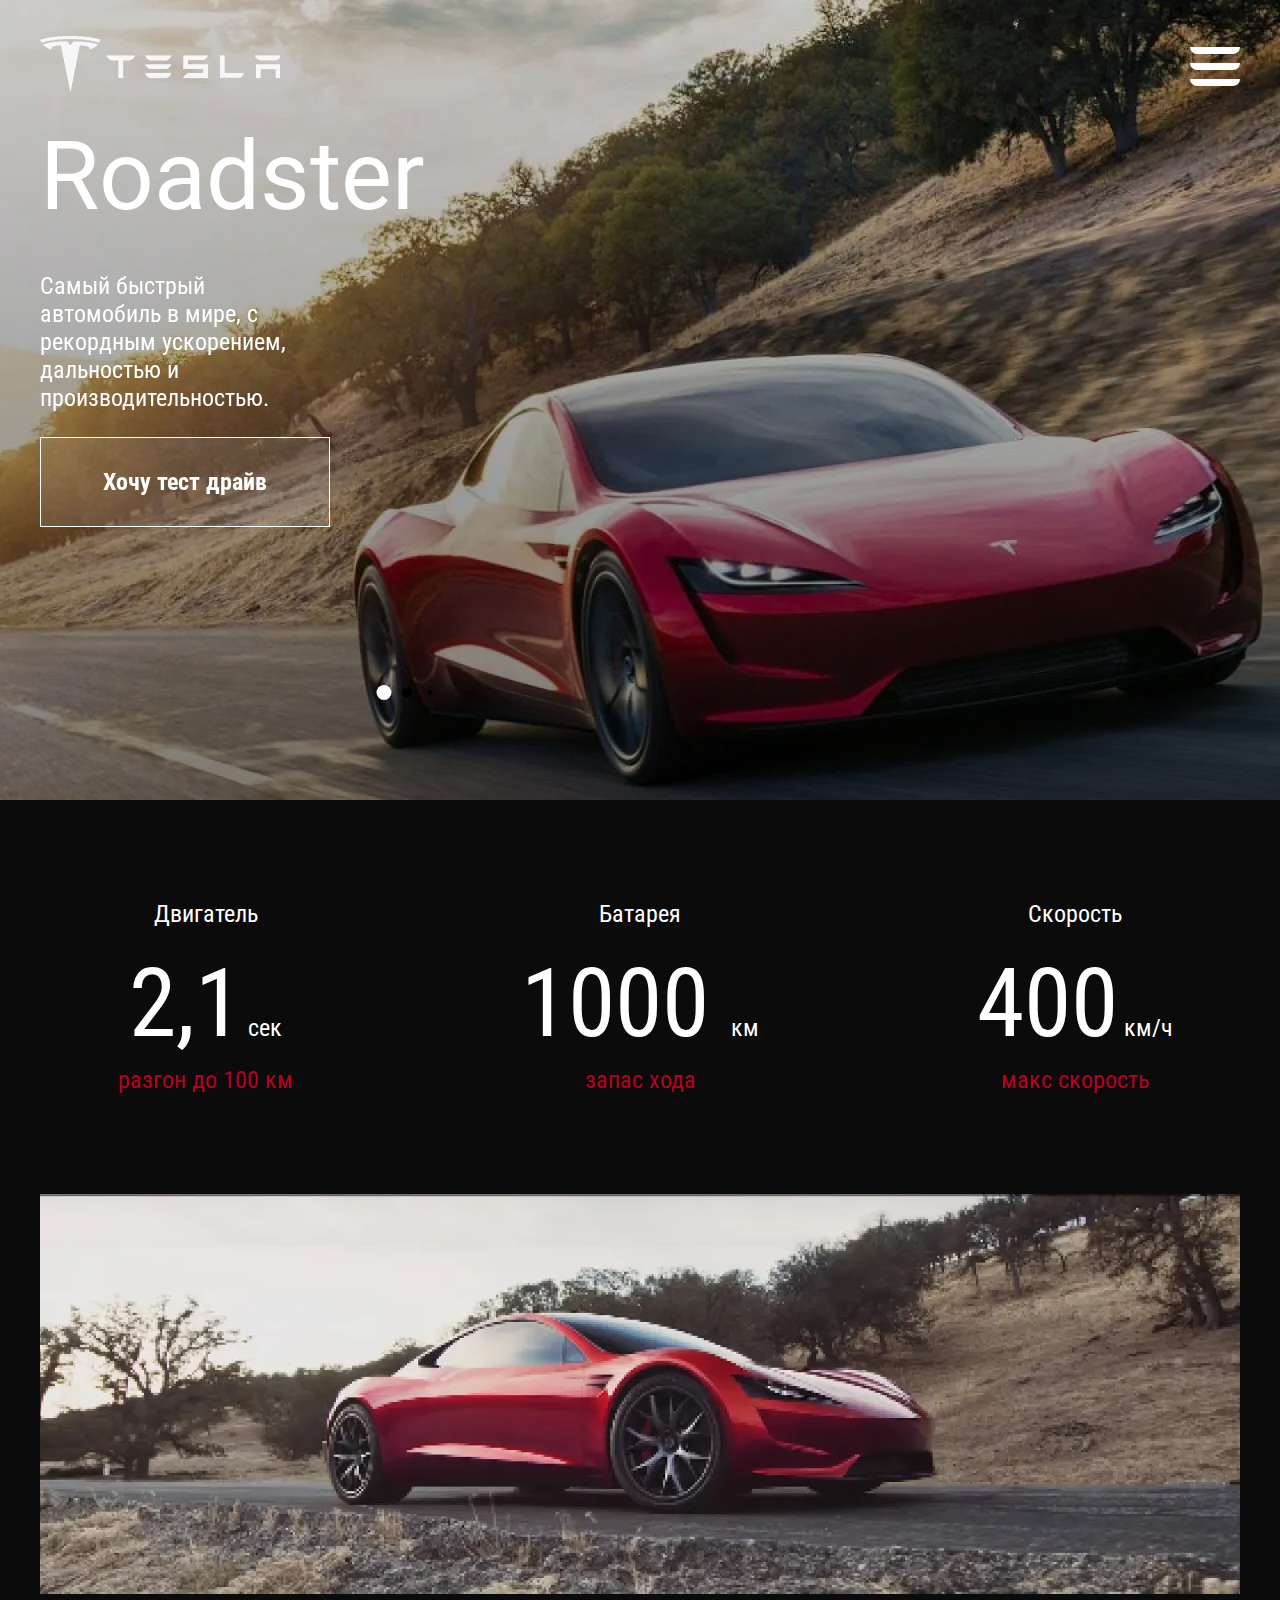
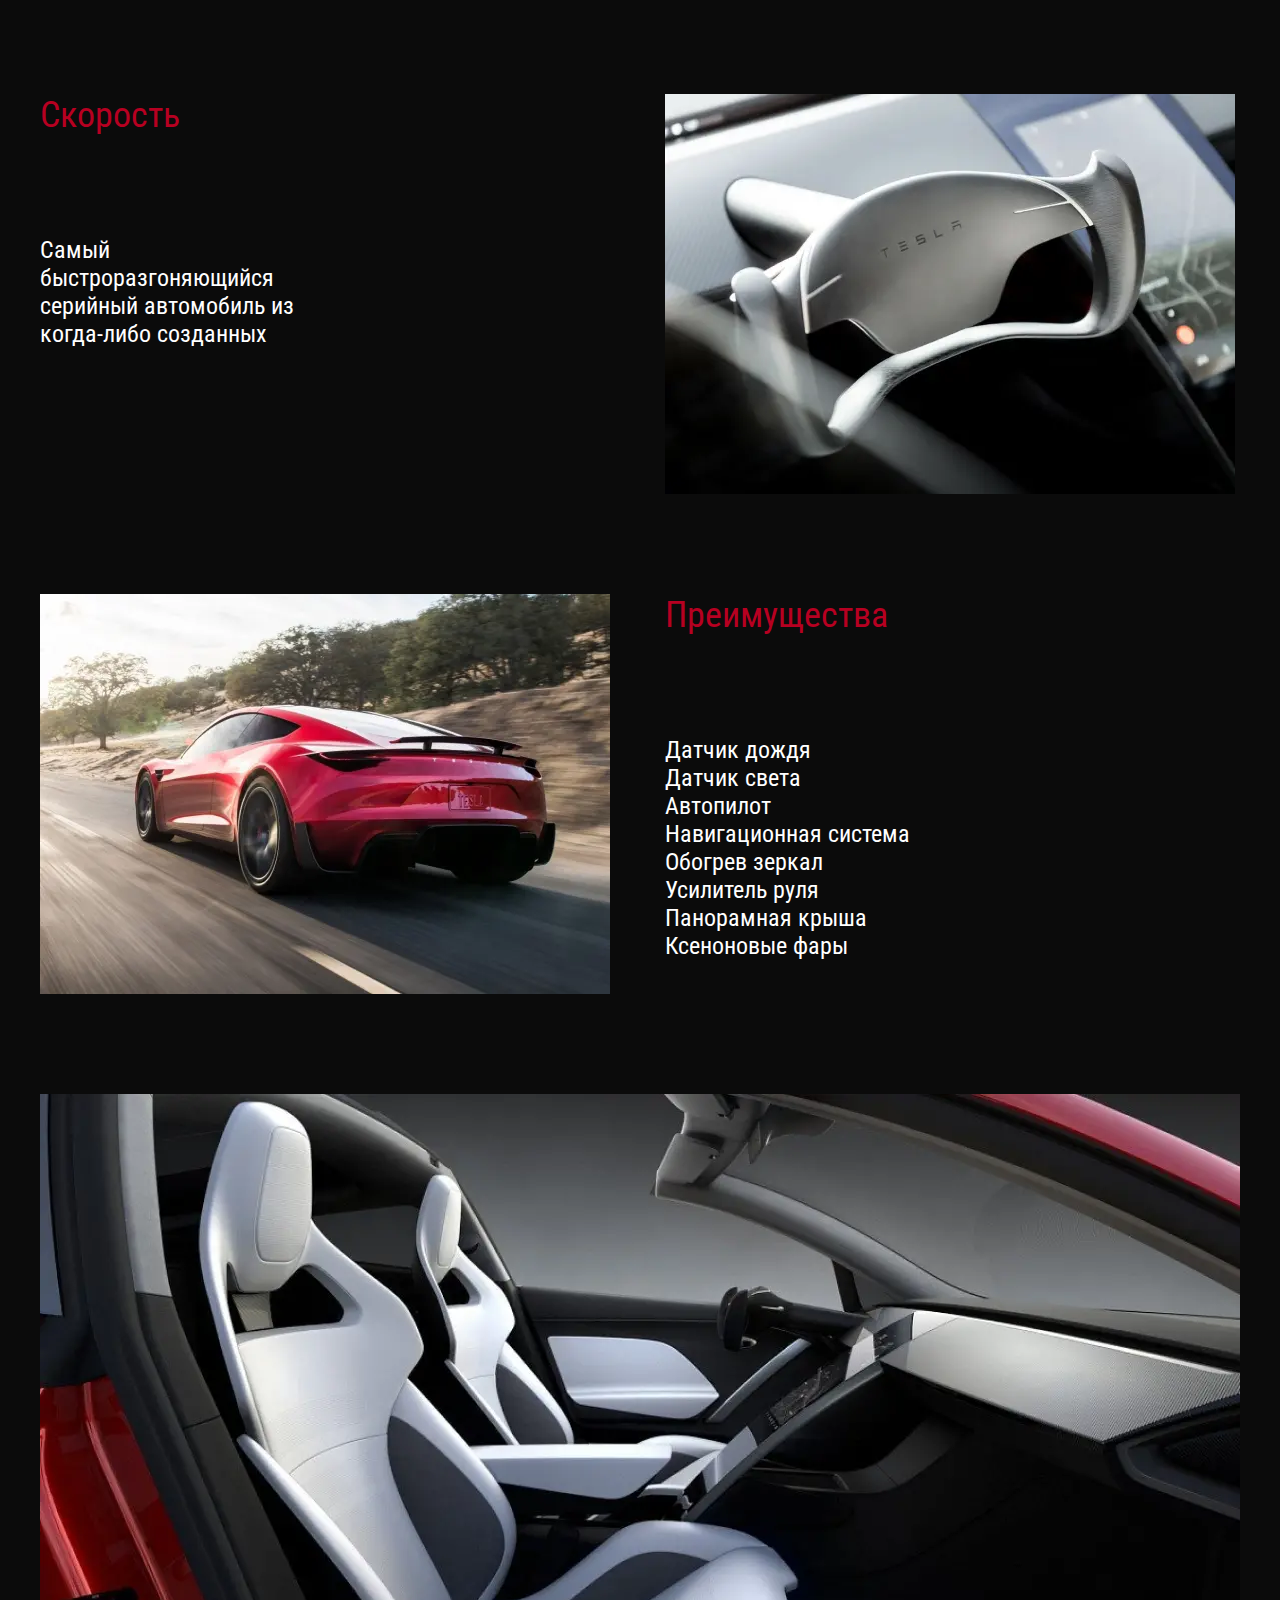
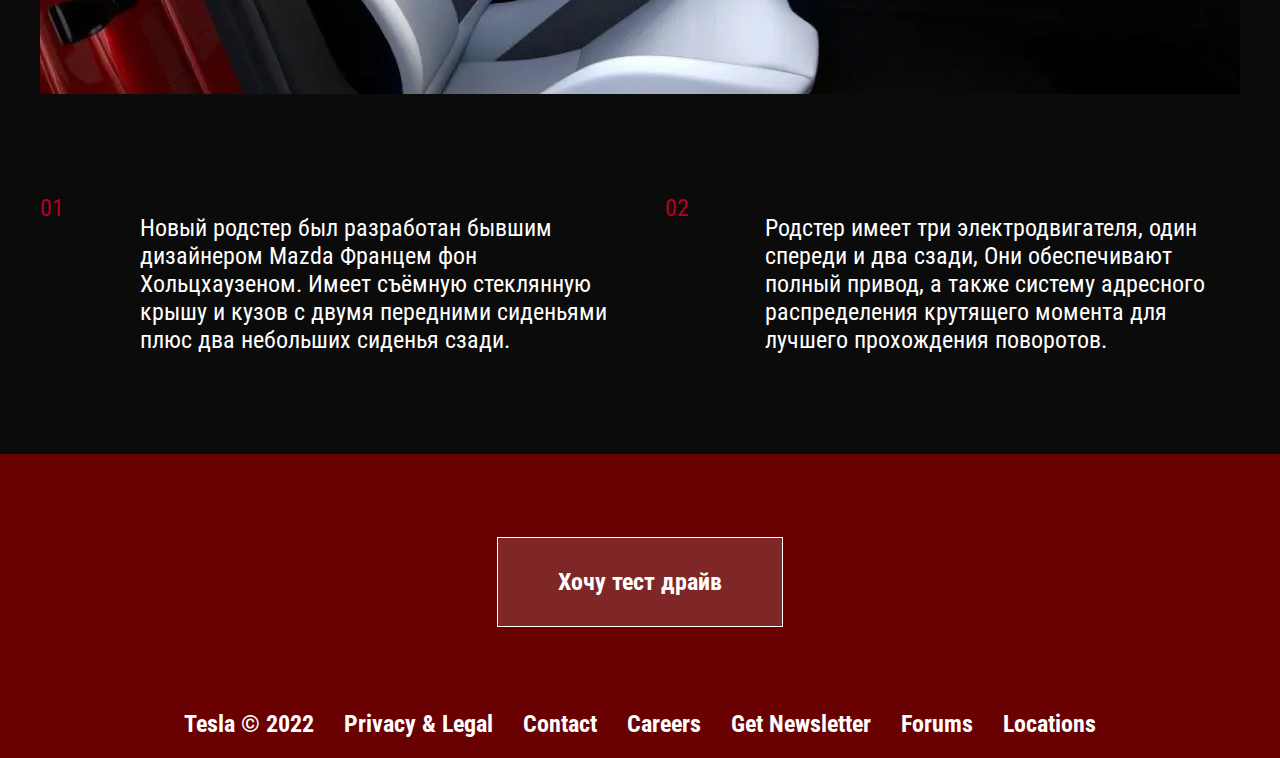
<file: index.html>
<!DOCTYPE html>
<html lang="ru">

<head>
	<title>Главная</title>
	<meta charset="UTF-8">
	<meta name="format-detection" content="telephone=no">
	<!-- <style>body{opacity: 0;}</style> -->
	<link rel="stylesheet" href="css/style.min.css?_v=20220621164528">
	<link rel="shortcut icon" href="favicon.ico">
	<!-- <meta name="robots" content="noindex, nofollow"> -->
	<meta name="viewport" content="width=device-width, initial-scale=1.0">
</head>

<body>
	<div class="wrapper">
		<header class="header">

			<div class="header__container">


				<div class="header__content">
					<div class="header-top">
						<a href="" class="header-top__logo"><picture><source data-srcset="img/header/logo.webp" srcset="[data-uri]" type="image/webp"><img src="[data-uri]"  data-src="img/header/logo.png" alt="Tesla logo"></picture></a>

						<div class="header__menu menu">
							<button type="button" class="menu__icon icon-menu"><span></span></button>
							<nav class="menu__body">
								<ul class="menu__list">
									<li class="menu__item"><a href="#" class="menu__link">Узнать цену</a></li>
									<li class="menu__item"><a href="#" class="menu__link">Характеристики</a></li>
									<li class="menu__item"><a href="#" class="menu__link">Тест Драйв</a></li>
									<li class="menu__item"><a href="#" class="menu__link">Новости</a></li>
									<li class="menu__item"><a href="#" class="menu__link">Контакты</a></li>
								</ul>
							</nav>
						</div>


					</div>

					<div class="header-content">
						<h1 class="header-content__title">Roadster</h1>
						<div class="header-content__text">Самый быстрый автомобиль в мире, с рекордным ускорением, дальностью и производительностью.</div>
						<a href="#" class="header-content__button">Хочу тест драйв</a>
					</div>
				</div>

			</div>

			<div class="swiper">
				<!-- Additional required wrapper -->
				<div class="swiper-wrapper">
					<!-- Slides -->
					<div class="swiper-slide swiper-slide_1"></div>
					<div class="swiper-slide swiper-slide_2"></div>
					<div class="swiper-slide swiper-slide_3"></div>

				</div>
				<!-- If we need pagination -->
				<div class="swiper-pagination"></div>

			</div>

		</header>

		<main class="page">

			<section class="data">
				<div class="data__container">

					<div class="data__items">

						<div class="data__item">
							<div class="data__top-text">Двигатель</div>
							<div class="data__middle-text"><span>2,1</span> сек</div>
							<div class="data__footer-text">разгон до 100 км</div>
						</div>

						<div class="data__item">
							<div class="data__top-text">Батарея</div>
							<div class="data__middle-text"><span>1000 </span> км</div>
							<div class="data__footer-text">запас хода</div>
						</div>

						<div class="data__item">
							<div class="data__top-text">Скорость</div>
							<div class="data__middle-text"><span>400</span> км/ч</div>
							<div class="data__footer-text">макс скорость</div>
						</div>

					</div>

					<div class="data__image -ibg"><picture><source data-srcset="img/data/01.webp" srcset="[data-uri]" type="image/webp"><img src="[data-uri]"  data-src="img/data/01.jpg" alt="01"></picture></div>

				</div>


			</section>

			<section class="speed">
				<div class="speed__container">
					<div class="speed__content">
						<div class="speed__title">Скорость</div>
						<div class="speed__text">Самый быстроразгоняющийся серийный автомобиль из когда-либо созданных</div>

					</div>
					<div class="speed__image">
						<div class="speed__image"><picture><source data-srcset="img/speed/2.webp" srcset="[data-uri]" type="image/webp"><img src="[data-uri]"  data-src="img/speed/2.jpg" alt="1"></picture></div>
					</div>

				</div>
			</section>

			<section class="options">
				<div class="options__container">
					<div class="options__image">
						<div class="options__image"><picture><source data-srcset="img/speed/1.webp" srcset="[data-uri]" type="image/webp"><img src="[data-uri]"  data-src="img/speed/1.jpg" alt="1"></picture></div>
					</div>
					<div class="options__content">
						<div class="options__title">Преимущества</div>
						<div class="options__text">
							<p>Датчик дождя</p>
							<p>Датчик света</p>
							<p>Автопилот</p>
							<p>Навигационная система</p>
							<p>Обогрев зеркал</p>
							<p>Усилитель руля</p>
							<p>Панорамная крыша</p>
							<p>Ксеноновые фары</p>
						</div>

					</div>


				</div>
			</section>

			<section class="advatages">
				<div class="advantages__container">
					<div class="advatages__image">
						<picture><source srcset="img/speed/3.webp" type="image/webp"><img src="img/speed/3.jpg" alt=""></picture>
					</div>
					<div class="advatages__items">
						<div class="advatages__text" data-number="01">Новый родстер был разработан бывшим дизайнером Mazda Францем фон Хольцхаузеном.
							Имеет съёмную стеклянную крышу и кузов с двумя передними сиденьями плюс два небольших сиденья сзади.
						</div>
						<div class="advatages__text" data-number="02">
							Родстер имеет три электродвигателя, один спереди и два сзади, Они обеспечивают полный привод, а также систему адресного распределения крутящего момента для лучшего прохождения поворотов.
						</div>

					</div>


				</div>
			</section>

		</main>
		<footer class="footer">
			<div class="footer__container">
				<a href="#" class="footer__btn">Хочу тест драйв</a>
				<div class="header__menu footer-menu">
					<nav class="footer-menu__body">
						<ul class="footer-menu__list">
							<li class="footer-menu__item"><a href="#" class="footer-menu__link">Tesla &copy; 2022</a></li>
							<li class="footer-menu__item"><a href="#" class="footer-menu__link">Privacy & Legal</a> </a></li>
							<li class="footer-menu__item"><a href="#" class="footer-menu__link">Contact </a></li>
							<li class="footer-menu__item"><a href="#" class="footer-menu__link">Careers </a></li>
							<li class="footer-menu__item"><a href="#" class="footer-menu__link">Get Newsletter </a></li>
							<li class="footer-menu__item"><a href="#" class="footer-menu__link">Forums </a></li>
							<li class="footer-menu__item"><a href="#" class="footer-menu__link">Locations</a></li>
						</ul>
					</nav>
				</div>

			</div>
		</footer>
	</div>
	<!-- <div id="popup" aria-hidden="true" class="popup">
	<div class="popup__wrapper">
		<div class="popup__content">
			<button data-close type="button" class="popup__close">Закрыть</button>
			<div class="popup__text">
				Text
			</div>
		</div>
	</div>
</div> -->
	<script src="js/app.min.js?_v=20220621164528"></script>
</body>

</html>
</file>
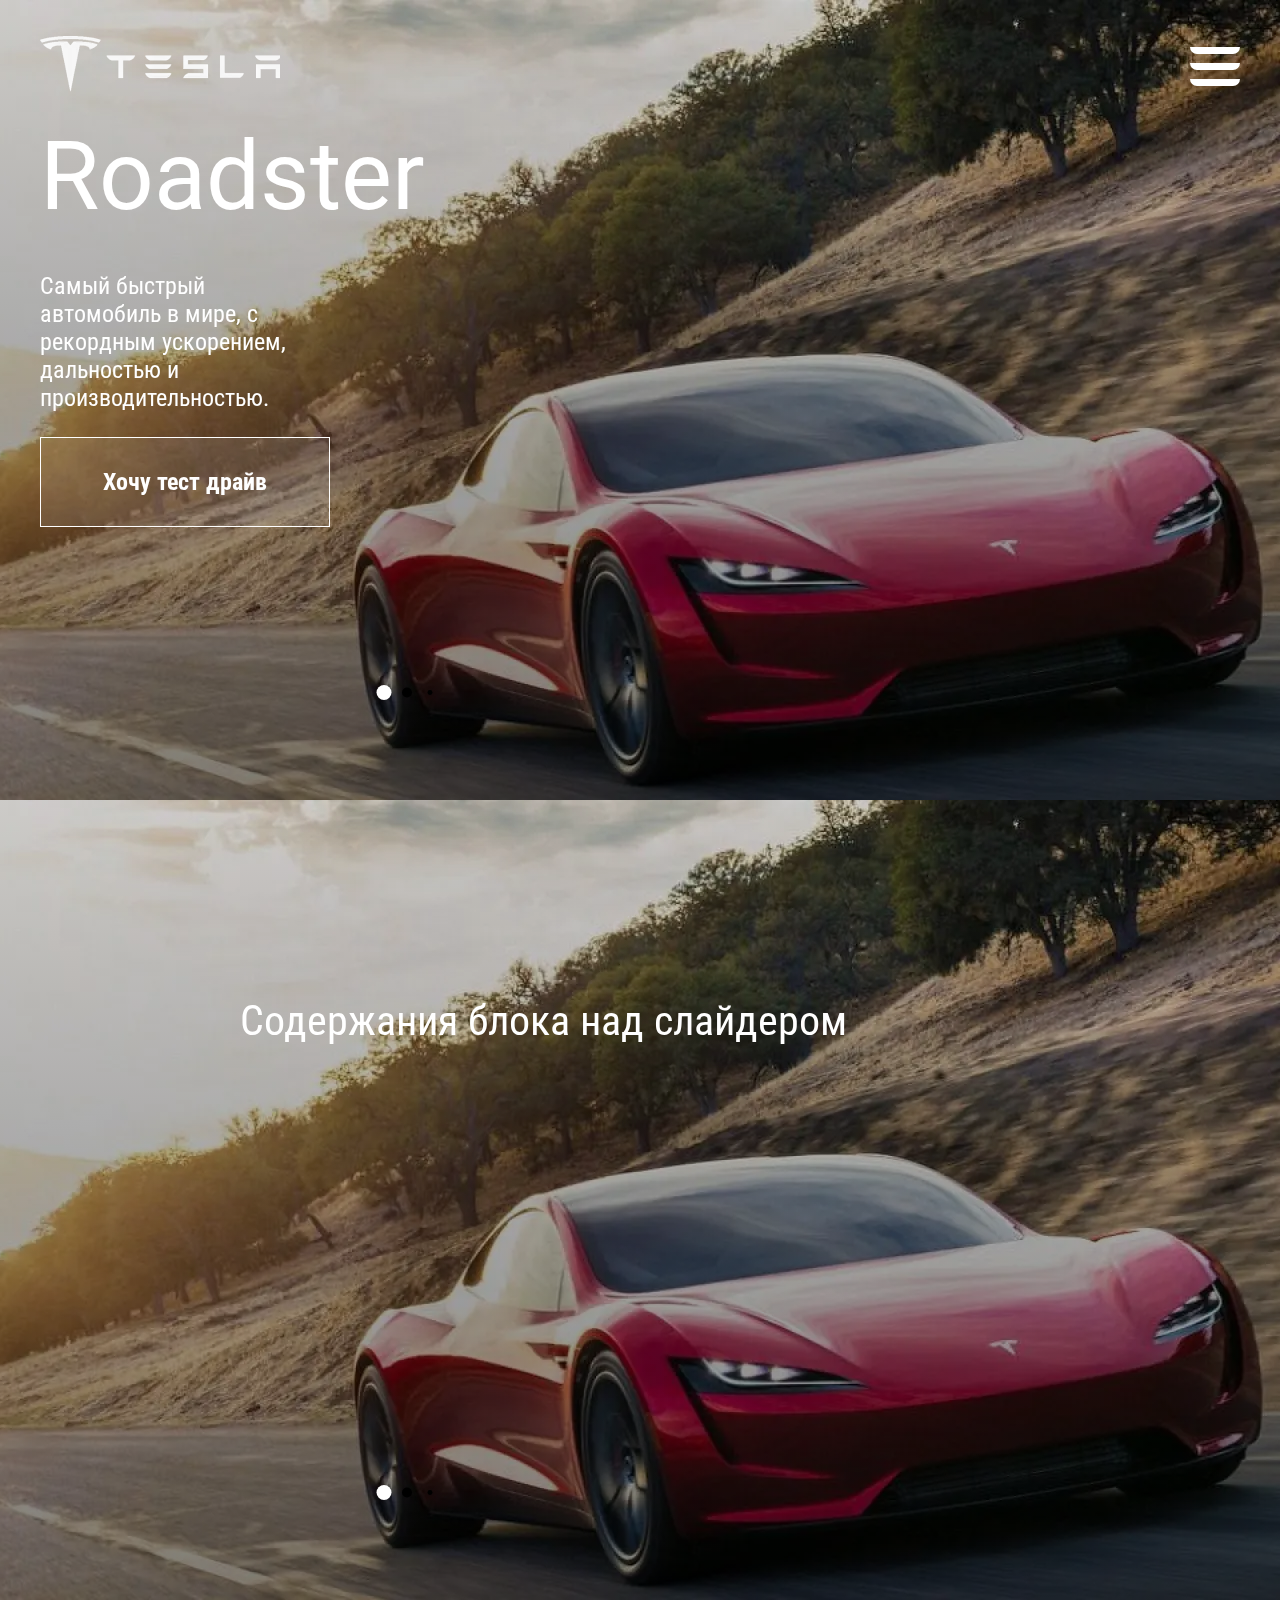
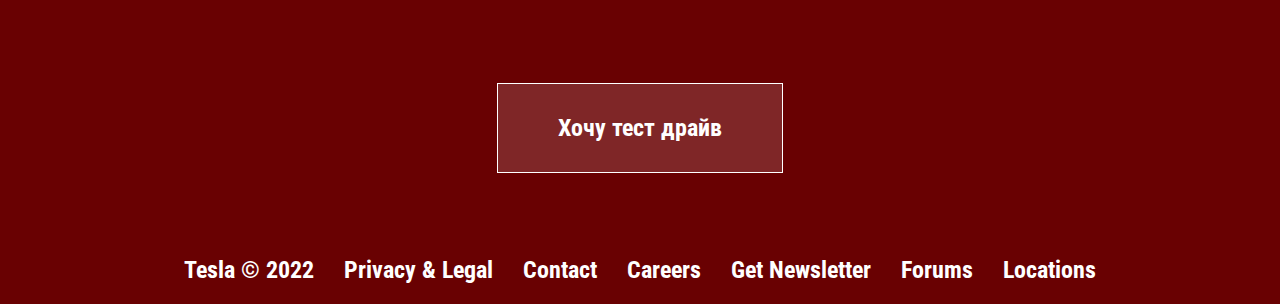
<file: slider.html>
<!DOCTYPE html>
<html lang="ru">

<head>
	<title>Главная</title>
	<meta charset="UTF-8">
	<meta name="format-detection" content="telephone=no">
	<!-- <style>body{opacity: 0;}</style> -->
	<link rel="stylesheet" href="css/style.min.css?_v=20220621164528">
	<link rel="shortcut icon" href="favicon.ico">
	<!-- <meta name="robots" content="noindex, nofollow"> -->
	<meta name="viewport" content="width=device-width, initial-scale=1.0">
</head>

<body>
	<div class="wrapper">
		<header class="header">

			<div class="header__container">


				<div class="header__content">
					<div class="header-top">
						<a href="" class="header-top__logo"><picture><source data-srcset="img/header/logo.webp" srcset="[data-uri]" type="image/webp"><img src="[data-uri]"  data-src="img/header/logo.png" alt="Tesla logo"></picture></a>

						<div class="header__menu menu">
							<button type="button" class="menu__icon icon-menu"><span></span></button>
							<nav class="menu__body">
								<ul class="menu__list">
									<li class="menu__item"><a href="#" class="menu__link">Узнать цену</a></li>
									<li class="menu__item"><a href="#" class="menu__link">Характеристики</a></li>
									<li class="menu__item"><a href="#" class="menu__link">Тест Драйв</a></li>
									<li class="menu__item"><a href="#" class="menu__link">Новости</a></li>
									<li class="menu__item"><a href="#" class="menu__link">Контакты</a></li>
								</ul>
							</nav>
						</div>


					</div>

					<div class="header-content">
						<h1 class="header-content__title">Roadster</h1>
						<div class="header-content__text">Самый быстрый автомобиль в мире, с рекордным ускорением, дальностью и производительностью.</div>
						<a href="#" class="header-content__button">Хочу тест драйв</a>
					</div>
				</div>

			</div>

			<div class="swiper">
				<!-- Additional required wrapper -->
				<div class="swiper-wrapper">
					<!-- Slides -->
					<div class="swiper-slide swiper-slide_1"></div>
					<div class="swiper-slide swiper-slide_2"></div>
					<div class="swiper-slide swiper-slide_3"></div>

				</div>
				<!-- If we need pagination -->
				<div class="swiper-pagination"></div>

			</div>

		</header>

		<main class="page">




			<section class="main-block">
				<div class="main-block__container">
					<div class="main-block__title">
						Содержания блока над слайдером
					</div>
				</div>

				<!-- Slider main container -->
				<div class="swiper">
					<!-- Additional required wrapper -->
					<div class="swiper-wrapper">
						<!-- Slides -->
						<div class="swiper-slide swiper-slide_1"></div>
						<div class="swiper-slide swiper-slide_2"></div>
						<div class="swiper-slide swiper-slide_3"></div>

					</div>
					<!-- If we need pagination -->
					<div class="swiper-pagination"></div>

				</div>




			</section>



		</main>
		<footer class="footer">
			<div class="footer__container">
				<a href="#" class="footer__btn">Хочу тест драйв</a>
				<div class="header__menu footer-menu">
					<nav class="footer-menu__body">
						<ul class="footer-menu__list">
							<li class="footer-menu__item"><a href="#" class="footer-menu__link">Tesla &copy; 2022</a></li>
							<li class="footer-menu__item"><a href="#" class="footer-menu__link">Privacy & Legal</a> </a></li>
							<li class="footer-menu__item"><a href="#" class="footer-menu__link">Contact </a></li>
							<li class="footer-menu__item"><a href="#" class="footer-menu__link">Careers </a></li>
							<li class="footer-menu__item"><a href="#" class="footer-menu__link">Get Newsletter </a></li>
							<li class="footer-menu__item"><a href="#" class="footer-menu__link">Forums </a></li>
							<li class="footer-menu__item"><a href="#" class="footer-menu__link">Locations</a></li>
						</ul>
					</nav>
				</div>

			</div>
		</footer>
	</div>
	<!-- <div id="popup" aria-hidden="true" class="popup">
	<div class="popup__wrapper">
		<div class="popup__content">
			<button data-close type="button" class="popup__close">Закрыть</button>
			<div class="popup__text">
				Text
			</div>
		</div>
	</div>
</div> -->
	<script src="js/app.min.js?_v=20220621164528"></script>
</body>

</html>
</file>
<file: css/style.min.css>
@charset "UTF-8";@import url(https://fonts.googleapis.com/css?family=Roboto+Condensed:regular,700&display=swap&subset=cyrillic);@import url(https://fonts.googleapis.com/css?family=Roboto:regular,500,700&display=swap&subset=cyrillic);*{padding:0;margin:0;border:0}*,:after,:before{-webkit-box-sizing:border-box;box-sizing:border-box}body,html{height:100%;min-width:320px}body{color:#000;line-height:1;font-family:"Roboto Condensed";font-size:1.5rem;-ms-text-size-adjust:100%;-moz-text-size-adjust:100%;-webkit-text-size-adjust:100%;-webkit-font-smoothing:antialiased;-moz-osx-font-smoothing:grayscale}button,input,textarea{font-family:"Roboto Condensed";font-size:inherit}button{cursor:pointer;color:inherit;background-color:inherit}a{color:inherit}a:link,a:visited{text-decoration:none}a:hover{text-decoration:none}ul li{list-style:none}img{vertical-align:top}h1,h2,h3,h4,h5,h6{font-weight:inherit;font-size:inherit}body{background:#0b0b0b}.lock body{overflow:hidden;-ms-touch-action:none;touch-action:none}.wrapper{min-height:100%;display:-webkit-box;display:-ms-flexbox;display:flex;-webkit-box-orient:vertical;-webkit-box-direction:normal;-ms-flex-direction:column;flex-direction:column;overflow:hidden}.wrapper>main{-webkit-box-flex:1;-ms-flex:1 1 auto;flex:1 1 auto}.wrapper>*{min-width:0}[class*=__container]{max-width:75rem;-webkit-box-sizing:content-box;box-sizing:content-box;margin:0 auto;padding:0 .9375rem}[class*=-ibg]{position:relative}[class*=-ibg] img{position:absolute;width:100%;height:100%;top:0;left:0;-o-object-fit:cover;object-fit:cover}[class*=-ibg_contain] img{-o-object-fit:contain;object-fit:contain}.header{background:rgba(0,0,0,.3)}@supports (max-height:clamp(31.25rem ,24.5027472527rem + 33.7362637363vw ,50.4375rem)){.header{max-height:clamp(31.25rem ,24.5027472527rem + 33.7362637363vw ,50.4375rem)}}@supports not (max-height:clamp(31.25rem ,24.5027472527rem + 33.7362637363vw ,50.4375rem)){.header{max-height:calc(31.25rem + 19.1875 * (100vw - 20rem)/ 56.875)}}.header__container{position:relative}.header__content{position:absolute;width:100%;z-index:99;top:0;left:0;padding:0 15px}.header-top{margin-top:2.25rem;margin-bottom:1.75rem;width:100%;display:-webkit-box;display:-ms-flexbox;display:flex;-webkit-box-pack:justify;-ms-flex-pack:justify;justify-content:space-between;-webkit-box-align:center;-ms-flex-align:center;align-items:center}.header-top__btn{cursor:pointer}.header-content{color:#fff;margin-bottom:295px}.header-content__title{font-family:Roboto;font-style:normal;font-weight:400;line-height:112px;margin-bottom:40px}@supports (font-size:clamp(4.5rem ,3.9725274725rem + 2.6373626374vw ,6rem)){.header-content__title{font-size:clamp(4.5rem ,3.9725274725rem + 2.6373626374vw ,6rem)}}@supports not (font-size:clamp(4.5rem ,3.9725274725rem + 2.6373626374vw ,6rem)){.header-content__title{font-size:calc(4.5rem + 1.5 * (100vw - 20rem)/ 56.875)}}.header-content__text{max-width:17.75rem;font-style:normal;font-weight:400;line-height:28px;margin-bottom:25px}@supports (font-size:clamp(1.125rem ,0.9931318681rem + 0.6593406593vw ,1.5rem)){.header-content__text{font-size:clamp(1.125rem ,.9931318681rem + .6593406593vw ,1.5rem)}}@supports not (font-size:clamp(1.125rem ,0.9931318681rem + 0.6593406593vw ,1.5rem)){.header-content__text{font-size:calc(1.125rem + .375 * (100vw - 20rem)/ 56.875)}}.header-content__button{display:inline-block;padding:30px 62px;background:rgba(255,255,255,.1);border:1px solid #fff;font-family:"Roboto Condensed";font-style:normal;font-weight:700;line-height:28px;-webkit-transition:all .5s ease 0s;-o-transition:all .5s ease 0s;transition:all .5s ease 0s}@supports (font-size:clamp(1.125rem ,0.9931318681rem + 0.6593406593vw ,1.5rem)){.header-content__button{font-size:clamp(1.125rem ,.9931318681rem + .6593406593vw ,1.5rem)}}@supports not (font-size:clamp(1.125rem ,0.9931318681rem + 0.6593406593vw ,1.5rem)){.header-content__button{font-size:calc(1.125rem + .375 * (100vw - 20rem)/ 56.875)}}.header-content__button:hover{background:#770302;border:1px solid #fff}.swiper-slide img{display:block;width:100%;height:100%;-o-object-fit:cover;object-fit:cover}.swiper-slide{padding-bottom:100vh}.no-webp .swiper-slide_1{background:url(../img/header/bg1.jpg) center/cover no-repeat}.no-webp .swiper-slide_2{background:url(../img/header/bg2.jpg) center/cover no-repeat}.no-webp .swiper-slide_3{background:url(../img/header/bg3.jpg) center/cover no-repeat}.swiper-pagination{left:30%!important;bottom:100px!important}.swiper-pagination-bullet{width:15px!important;height:15px!important;text-align:left!important;line-height:20px!important;font-size:20px;color:#fff;opacity:1!important;background:#000!important}.swiper-pagination-bullet-active{color:#fff;background:#fff!important}.menu__body{position:fixed;width:100%;height:100%;top:0;left:0;background:#000;overflow:auto;-webkit-transform:translate(0,-100%);-ms-transform:translate(0,-100%);transform:translate(0,-100%);-webkit-transition:-webkit-transform .8s ease 0s;transition:-webkit-transform .8s ease 0s;-o-transition:transform .8s ease 0s;transition:transform .8s ease 0s;transition:transform .8s ease 0s,-webkit-transform .8s ease 0s}.menu-open .menu__body{-webkit-transform:translate(0,0);-ms-transform:translate(0,0);transform:translate(0,0)}.menu__list{display:-webkit-box;display:-ms-flexbox;display:flex;-webkit-box-orient:vertical;-webkit-box-direction:normal;-ms-flex-direction:column;flex-direction:column;max-width:23.125rem}@supports (margin-top:clamp(4.375rem ,2.396978022rem + 9.8901098901vw ,10rem)){.menu__list{margin-top:clamp(4.375rem ,2.396978022rem + 9.8901098901vw ,10rem)}}@supports not (margin-top:clamp(4.375rem ,2.396978022rem + 9.8901098901vw ,10rem)){.menu__list{margin-top:calc(4.375rem + 5.625 * (100vw - 20rem)/ 56.875)}}@supports (margin-left:clamp(4.375rem ,1.5178571429rem + 14.2857142857vw ,12.5rem)){.menu__list{margin-left:clamp(4.375rem ,1.5178571429rem + 14.2857142857vw ,12.5rem)}}@supports not (margin-left:clamp(4.375rem ,1.5178571429rem + 14.2857142857vw ,12.5rem)){.menu__list{margin-left:calc(4.375rem + 8.125 * (100vw - 20rem)/ 56.875)}}.menu__item{font-family:"Roboto Condensed";font-style:normal;font-weight:700;line-height:56px;color:#fff;margin-bottom:54px;border-bottom:3px solid #b70021;-webkit-transition:all .3s ease 0s;-o-transition:all .3s ease 0s;transition:all .3s ease 0s}@supports (font-size:clamp(2rem ,1.6483516484rem + 1.7582417582vw ,3rem)){.menu__item{font-size:clamp(2rem ,1.6483516484rem + 1.7582417582vw ,3rem)}}@supports not (font-size:clamp(2rem ,1.6483516484rem + 1.7582417582vw ,3rem)){.menu__item{font-size:calc(2rem + 1 * (100vw - 20rem)/ 56.875)}}.menu__item:hover{color:#b70021}.icon-menu{display:block;position:relative;width:3.125rem;height:2.1875rem;cursor:pointer;z-index:5}.icon-menu span,.icon-menu::after,.icon-menu::before{content:"";-webkit-transition:all .3s ease 0s;-o-transition:all .3s ease 0s;transition:all .3s ease 0s;right:0;position:absolute;width:100%;height:.4375rem;border-bottom-left-radius:120px;border-bottom-right-radius:120px;background-color:#fff}.icon-menu::before{top:0}.icon-menu::after{bottom:-4px}.icon-menu span{top:calc(50% - .0625rem)}.menu-open .icon-menu span{width:0}.menu-open .icon-menu::before{top:calc(50% - .0625rem);-webkit-transform:rotate(-45deg);-ms-transform:rotate(-45deg);transform:rotate(-45deg)}.menu-open .icon-menu::after{bottom:calc(50% - .0625rem);-webkit-transform:rotate(45deg);-ms-transform:rotate(45deg);transform:rotate(45deg)}.footer{padding-bottom:20px;background:#690102;font-family:"Roboto Condensed";font-style:normal;font-weight:700;font-size:24px;line-height:28px;color:#fff}@supports (padding-top:clamp(1.875rem ,0.7101648352rem + 5.8241758242vw ,5.1875rem)){.footer{padding-top:clamp(1.875rem ,.7101648352rem + 5.8241758242vw ,5.1875rem)}}@supports not (padding-top:clamp(1.875rem ,0.7101648352rem + 5.8241758242vw ,5.1875rem)){.footer{padding-top:calc(1.875rem + 3.3125 * (100vw - 20rem)/ 56.875)}}.footer__container{text-align:center}.footer__btn{display:inline-block;padding:30px 60px;background:rgba(255,255,255,.15);border:1px solid #fff;font-family:"Roboto Condensed";font-style:normal;font-weight:700;font-size:24px;line-height:28px;color:#fff;-webkit-transition:all .3s ease 0s;-o-transition:all .3s ease 0s;transition:all .3s ease 0s}@supports (margin-bottom:clamp(1.875rem ,0.7101648352rem + 5.8241758242vw ,5.1875rem)){.footer__btn{margin-bottom:clamp(1.875rem ,.7101648352rem + 5.8241758242vw ,5.1875rem)}}@supports not (margin-bottom:clamp(1.875rem ,0.7101648352rem + 5.8241758242vw ,5.1875rem)){.footer__btn{margin-bottom:calc(1.875rem + 3.3125 * (100vw - 20rem)/ 56.875)}}.footer__btn:hover{-webkit-transform:scale(1.2);-ms-transform:scale(1.2);transform:scale(1.2)}.footer-menu__body{display:-webkit-box;display:-ms-flexbox;display:flex;-webkit-box-pack:center;-ms-flex-pack:center;justify-content:center;-webkit-box-align:center;-ms-flex-align:center;align-items:center}.footer-menu__list{display:-webkit-box;display:-ms-flexbox;display:flex;gap:30px}.footer-menu__item{-webkit-transition:all .3s ease 0s;-o-transition:all .3s ease 0s;transition:all .3s ease 0s}.footer-menu__item:hover{color:#b70021}.footer-menu__link span{margin:0 15px}.data{font-family:"Roboto Condensed";font-style:normal;font-weight:400;font-size:24px;line-height:28px;color:#fff;padding-bottom:100px}@supports (padding-bottom:clamp(3.125rem ,2.0260989011rem + 5.4945054945vw ,6.25rem)){.data{padding-bottom:clamp(3.125rem ,2.0260989011rem + 5.4945054945vw ,6.25rem)}}@supports not (padding-bottom:clamp(3.125rem ,2.0260989011rem + 5.4945054945vw ,6.25rem)){.data{padding-bottom:calc(3.125rem + 3.125 * (100vw - 20rem)/ 56.875)}}.data__items{margin:100px 50px;-webkit-box-align:center;-ms-flex-align:center;align-items:center;display:-webkit-box;display:-ms-flexbox;display:flex;-webkit-box-pack:center;-ms-flex-pack:center;justify-content:center}@supports (gap:clamp(3.125rem ,-0.1717032967rem + 16.4835164835vw ,12.5rem)){.data__items{gap:clamp(3.125rem ,-.1717032967rem + 16.4835164835vw ,12.5rem)}}@supports not (gap:clamp(3.125rem ,-0.1717032967rem + 16.4835164835vw ,12.5rem)){.data__items{gap:calc(3.125rem + 9.375 * (100vw - 20rem)/ 56.875)}}@supports (margin-bottom:clamp(3.125rem ,2.0260989011rem + 5.4945054945vw ,6.25rem)){.data__items{margin-bottom:clamp(3.125rem ,2.0260989011rem + 5.4945054945vw ,6.25rem)}}@supports not (margin-bottom:clamp(3.125rem ,2.0260989011rem + 5.4945054945vw ,6.25rem)){.data__items{margin-bottom:calc(3.125rem + 3.125 * (100vw - 20rem)/ 56.875)}}.data__image{max-width:75rem;height:25rem}.data__item{-webkit-box-flex:0;-ms-flex:0 1 33.333%;flex:0 1 33.333%;text-align:center}.data__top-text{margin-bottom:19px}.data__middle-text{margin-bottom:7px;white-space:nowrap}.data__middle-text span{font-weight:400;font-size:96px;line-height:112px}.data__footer-text{color:#b70021}.options,.speed{margin-bottom:100px}@supports (margin-bottom:clamp(3.125rem ,2.0260989011rem + 5.4945054945vw ,6.25rem)){.options,.speed{margin-bottom:clamp(3.125rem ,2.0260989011rem + 5.4945054945vw ,6.25rem)}}@supports not (margin-bottom:clamp(3.125rem ,2.0260989011rem + 5.4945054945vw ,6.25rem)){.options,.speed{margin-bottom:calc(3.125rem + 3.125 * (100vw - 20rem)/ 56.875)}}.options__container,.speed__container{display:-webkit-box;display:-ms-flexbox;display:flex;gap:50px;-webkit-box-pack:center;-ms-flex-pack:center;justify-content:center}.options__content,.speed__content{-webkit-box-flex:0;-ms-flex:0 1 50%;flex:0 1 50%}.options__title,.speed__title{font-weight:400;font-size:36px;line-height:42px;color:#b70021;margin-bottom:100px}@supports (margin-bottom:clamp(3.125rem ,2.0260989011rem + 5.4945054945vw ,6.25rem)){.options__title,.speed__title{margin-bottom:clamp(3.125rem ,2.0260989011rem + 5.4945054945vw ,6.25rem)}}@supports not (margin-bottom:clamp(3.125rem ,2.0260989011rem + 5.4945054945vw ,6.25rem)){.options__title,.speed__title{margin-bottom:calc(3.125rem + 3.125 * (100vw - 20rem)/ 56.875)}}.options__text,.speed__text{font-family:"Roboto Condensed";font-style:normal;font-weight:400;font-size:24px;line-height:28px;color:#fff;max-width:18.75rem}.options__image,.speed__image{-webkit-box-flex:0;-ms-flex:0 1 50%;flex:0 1 50%}.advatages{margin:100px 0 100px 0;font-family:"Roboto Condensed";font-style:normal;font-weight:400;font-size:24px;line-height:28px;color:#fff}@supports (margin-bottom:clamp(3.125rem ,2.0260989011rem + 5.4945054945vw ,6.25rem)){.advatages{margin-bottom:clamp(3.125rem ,2.0260989011rem + 5.4945054945vw ,6.25rem)}}@supports not (margin-bottom:clamp(3.125rem ,2.0260989011rem + 5.4945054945vw ,6.25rem)){.advatages{margin-bottom:calc(3.125rem + 3.125 * (100vw - 20rem)/ 56.875)}}@supports (margin-top:clamp(3.125rem ,2.0260989011rem + 5.4945054945vw ,6.25rem)){.advatages{margin-top:clamp(3.125rem ,2.0260989011rem + 5.4945054945vw ,6.25rem)}}@supports not (margin-top:clamp(3.125rem ,2.0260989011rem + 5.4945054945vw ,6.25rem)){.advatages{margin-top:calc(3.125rem + 3.125 * (100vw - 20rem)/ 56.875)}}.advatages__image{margin-bottom:100px}.advatages__items{display:-webkit-box;display:-ms-flexbox;display:flex;gap:50px}.advatages__text{padding-top:20px;padding-left:100px;-webkit-box-flex:0;-ms-flex:0 1 50%;flex:0 1 50%;position:relative}.advatages__text::before{position:absolute;content:attr(data-number);top:0;left:0;font-family:"Roboto Condensed";font-style:normal;font-weight:400;font-size:24px;line-height:28px;color:#b70021}.main-block{height:100%;height:800px;position:relative}.main-block__title{padding:200px;position:absolute;color:#fff;font-size:42px;z-index:99}.swiper{width:100%;height:100%}.swiper-slide{padding-bottom:800px}.no-webp .swiper-slide_1{background:-webkit-gradient(linear,left top,left bottom,from(rgba(11,11,11,.2)),to(rgba(0,0,0,.5))),url(../img/header/bg1.jpg) center/cover no-repeat}.no-webp .swiper-slide_1{background:-o-linear-gradient(rgba(11,11,11,.2),rgba(0,0,0,.5)),url(../img/header/bg1.jpg) center/cover no-repeat}.no-webp .swiper-slide_1{background:linear-gradient(rgba(11,11,11,.2),rgba(0,0,0,.5)),url(../img/header/bg1.jpg) center/cover no-repeat}.no-webp .swiper-slide_2{background:-webkit-gradient(linear,left top,left bottom,from(rgba(11,11,11,.2)),to(rgba(0,0,0,.5))),url(../img/header/bg2.jpg) center/cover no-repeat}.no-webp .swiper-slide_2{background:-o-linear-gradient(rgba(11,11,11,.2),rgba(0,0,0,.5)),url(../img/header/bg2.jpg) center/cover no-repeat}.no-webp .swiper-slide_2{background:linear-gradient(rgba(11,11,11,.2),rgba(0,0,0,.5)),url(../img/header/bg2.jpg) center/cover no-repeat}.no-webp .swiper-slide_3{background:-webkit-gradient(linear,left top,left bottom,from(rgba(11,11,11,.2)),to(rgba(0,0,0,.5))),url(../img/header/bg3.jpg) center/cover no-repeat}.no-webp .swiper-slide_3{background:-o-linear-gradient(rgba(11,11,11,.2),rgba(0,0,0,.5)),url(../img/header/bg3.jpg) center/cover no-repeat}.no-webp .swiper-slide_3{background:linear-gradient(rgba(11,11,11,.2),rgba(0,0,0,.5)),url(../img/header/bg3.jpg) center/cover no-repeat}.swiper{overflow:hidden}.swiper-wrapper{width:100%;height:100%;-webkit-box-sizing:content-box;box-sizing:content-box;display:-webkit-box;display:-ms-flexbox;display:flex;position:relative}.swiper-vertical .swiper-wrapper{-webkit-box-orient:vertical;-webkit-box-direction:normal;-ms-flex-direction:column;flex-direction:column}.swiper-autoheight .swiper-wrapper{-webkit-box-align:start;-ms-flex-align:start;align-items:flex-start}.swiper-initialized .swiper-slide{-ms-flex-negative:0;flex-shrink:0}.swiper-android .swiper-slide,.swiper-android .swiper-wrapper{-webkit-transform:translate3d(0,0,0);transform:translate3d(0,0,0)}.swiper-button-lock{display:none!important}@font-face{font-family:swiper-icons;src:url("data:application/font-woff;charset=utf-8;base64, [base64]//wADZ2x5ZgAAAywAAADMAAAD2MHtryVoZWFkAAABbAAAADAAAAA2E2+eoWhoZWEAAAGcAAAAHwAAACQC9gDzaG10eAAAAigAAAAZAAAArgJkABFsb2NhAAAC0AAAAFoAAABaFQAUGG1heHAAAAG8AAAAHwAAACAAcABAbmFtZQAAA/gAAAE5AAACXvFdBwlwb3N0AAAFNAAAAGIAAACE5s74hXjaY2BkYGAAYpf5Hu/j+W2+MnAzMYDAzaX6QjD6/4//Bxj5GA8AuRwMYGkAPywL13jaY2BkYGA88P8Agx4j+/8fQDYfA1AEBWgDAIB2BOoAeNpjYGRgYNBh4GdgYgABEMnIABJzYNADCQAACWgAsQB42mNgYfzCOIGBlYGB0YcxjYGBwR1Kf2WQZGhhYGBiYGVmgAFGBiQQkOaawtDAoMBQxXjg/wEGPcYDDA4wNUA2CCgwsAAAO4EL6gAAeNpj2M0gyAACqxgGNWBkZ2D4/wMA+xkDdgAAAHjaY2BgYGaAYBkGRgYQiAHyGMF8FgYHIM3DwMHABGQrMOgyWDLEM1T9/w8UBfEMgLzE////P/5//f/V/xv+r4eaAAeMbAxwIUYmIMHEgKYAYjUcsDAwsLKxc3BycfPw8jEQA/[base64]/uznmfPFBNODM2K7MTQ45YEAZqGP81AmGGcF3iPqOop0r1SPTaTbVkfUe4HXj97wYE+yNwWYxwWu4v1ugWHgo3S1XdZEVqWM7ET0cfnLGxWfkgR42o2PvWrDMBSFj/IHLaF0zKjRgdiVMwScNRAoWUoH78Y2icB/yIY09An6AH2Bdu/UB+yxopYshQiEvnvu0dURgDt8QeC8PDw7Fpji3fEA4z/PEJ6YOB5hKh4dj3EvXhxPqH/SKUY3rJ7srZ4FZnh1PMAtPhwP6fl2PMJMPDgeQ4rY8YT6Gzao0eAEA409DuggmTnFnOcSCiEiLMgxCiTI6Cq5DZUd3Qmp10vO0LaLTd2cjN4fOumlc7lUYbSQcZFkutRG7g6JKZKy0RmdLY680CDnEJ+UMkpFFe1RN7nxdVpXrC4aTtnaurOnYercZg2YVmLN/d/gczfEimrE/fs/bOuq29Zmn8tloORaXgZgGa78yO9/cnXm2BpaGvq25Dv9S4E9+5SIc9PqupJKhYFSSl47+Qcr1mYNAAAAeNptw0cKwkAAAMDZJA8Q7OUJvkLsPfZ6zFVERPy8qHh2YER+3i/BP83vIBLLySsoKimrqKqpa2hp6+jq6RsYGhmbmJqZSy0sraxtbO3sHRydnEMU4uR6yx7JJXveP7WrDycAAAAAAAH//wACeNpjYGRgYOABYhkgZgJCZgZNBkYGLQZtIJsFLMYAAAw3ALgAeNolizEKgDAQBCchRbC2sFER0YD6qVQiBCv/H9ezGI6Z5XBAw8CBK/m5iQQVauVbXLnOrMZv2oLdKFa8Pjuru2hJzGabmOSLzNMzvutpB3N42mNgZGBg4GKQYzBhYMxJLMlj4GBgAYow/P/PAJJhLM6sSoWKfWCAAwDAjgbRAAB42mNgYGBkAIIbCZo5IPrmUn0hGA0AO8EFTQAA");font-weight:400;font-style:normal}:root{--swiper-theme-color:#007aff}.swiper{margin-left:auto;margin-right:auto;position:relative;overflow:hidden;list-style:none;padding:0;z-index:1}.swiper-vertical>.swiper-wrapper{-webkit-box-orient:vertical;-webkit-box-direction:normal;-ms-flex-direction:column;flex-direction:column}.swiper-wrapper{position:relative;width:100%;height:100%;z-index:1;display:-webkit-box;display:-ms-flexbox;display:flex;-webkit-transition-property:-webkit-transform;transition-property:-webkit-transform;-o-transition-property:transform;transition-property:transform;transition-property:transform,-webkit-transform;-webkit-box-sizing:content-box;box-sizing:content-box}.swiper-android .swiper-slide,.swiper-wrapper{-webkit-transform:translate3d(0,0,0);transform:translate3d(0,0,0)}.swiper-pointer-events{-ms-touch-action:pan-y;touch-action:pan-y}.swiper-pointer-events.swiper-vertical{-ms-touch-action:pan-x;touch-action:pan-x}.swiper-slide{-ms-flex-negative:0;flex-shrink:0;width:100%;height:100%;position:relative;-webkit-transition-property:-webkit-transform;transition-property:-webkit-transform;-o-transition-property:transform;transition-property:transform;transition-property:transform,-webkit-transform}.swiper-slide-invisible-blank{visibility:hidden}.swiper-autoheight,.swiper-autoheight .swiper-slide{height:auto}.swiper-autoheight .swiper-wrapper{-webkit-box-align:start;-ms-flex-align:start;align-items:flex-start;-webkit-transition-property:height,-webkit-transform;transition-property:height,-webkit-transform;-o-transition-property:transform,height;transition-property:transform,height;transition-property:transform,height,-webkit-transform}.swiper-3d,.swiper-3d.swiper-css-mode .swiper-wrapper{-webkit-perspective:1200px;perspective:1200px}.swiper-3d .swiper-cube-shadow,.swiper-3d .swiper-slide,.swiper-3d .swiper-slide-shadow,.swiper-3d .swiper-slide-shadow-bottom,.swiper-3d .swiper-slide-shadow-left,.swiper-3d .swiper-slide-shadow-right,.swiper-3d .swiper-slide-shadow-top,.swiper-3d .swiper-wrapper{-webkit-transform-style:preserve-3d;transform-style:preserve-3d}.swiper-3d .swiper-slide-shadow,.swiper-3d .swiper-slide-shadow-bottom,.swiper-3d .swiper-slide-shadow-left,.swiper-3d .swiper-slide-shadow-right,.swiper-3d .swiper-slide-shadow-top{position:absolute;left:0;top:0;width:100%;height:100%;pointer-events:none;z-index:10}.swiper-3d .swiper-slide-shadow{background:rgba(0,0,0,.15)}.swiper-3d .swiper-slide-shadow-left{background-image:-webkit-gradient(linear,right top,left top,from(rgba(0,0,0,.5)),to(rgba(0,0,0,0)));background-image:-o-linear-gradient(right,rgba(0,0,0,.5),rgba(0,0,0,0));background-image:linear-gradient(to left,rgba(0,0,0,.5),rgba(0,0,0,0))}.swiper-3d .swiper-slide-shadow-right{background-image:-webkit-gradient(linear,left top,right top,from(rgba(0,0,0,.5)),to(rgba(0,0,0,0)));background-image:-o-linear-gradient(left,rgba(0,0,0,.5),rgba(0,0,0,0));background-image:linear-gradient(to right,rgba(0,0,0,.5),rgba(0,0,0,0))}.swiper-3d .swiper-slide-shadow-top{background-image:-webkit-gradient(linear,left bottom,left top,from(rgba(0,0,0,.5)),to(rgba(0,0,0,0)));background-image:-o-linear-gradient(bottom,rgba(0,0,0,.5),rgba(0,0,0,0));background-image:linear-gradient(to top,rgba(0,0,0,.5),rgba(0,0,0,0))}.swiper-3d .swiper-slide-shadow-bottom{background-image:-webkit-gradient(linear,left top,left bottom,from(rgba(0,0,0,.5)),to(rgba(0,0,0,0)));background-image:-o-linear-gradient(top,rgba(0,0,0,.5),rgba(0,0,0,0));background-image:linear-gradient(to bottom,rgba(0,0,0,.5),rgba(0,0,0,0))}.swiper-css-mode>.swiper-wrapper{overflow:auto;scrollbar-width:none;-ms-overflow-style:none}.swiper-css-mode>.swiper-wrapper::-webkit-scrollbar{display:none}.swiper-css-mode>.swiper-wrapper>.swiper-slide{scroll-snap-align:start start}.swiper-horizontal.swiper-css-mode>.swiper-wrapper{-ms-scroll-snap-type:x mandatory;scroll-snap-type:x mandatory}.swiper-vertical.swiper-css-mode>.swiper-wrapper{-ms-scroll-snap-type:y mandatory;scroll-snap-type:y mandatory}.swiper-centered>.swiper-wrapper::before{content:"";-ms-flex-negative:0;flex-shrink:0;-webkit-box-ordinal-group:10000;-ms-flex-order:9999;order:9999}.swiper-centered.swiper-horizontal>.swiper-wrapper>.swiper-slide:first-child{-webkit-margin-start:var(--swiper-centered-offset-before);margin-inline-start:var(--swiper-centered-offset-before)}.swiper-centered.swiper-horizontal>.swiper-wrapper::before{height:100%;min-height:1px;width:var(--swiper-centered-offset-after)}.swiper-centered.swiper-vertical>.swiper-wrapper>.swiper-slide:first-child{-webkit-margin-before:var(--swiper-centered-offset-before);margin-block-start:var(--swiper-centered-offset-before)}.swiper-centered.swiper-vertical>.swiper-wrapper::before{width:100%;min-width:1px;height:var(--swiper-centered-offset-after)}.swiper-centered>.swiper-wrapper>.swiper-slide{scroll-snap-align:center center}.swiper-virtual.swiper-css-mode .swiper-wrapper::after{content:"";position:absolute;left:0;top:0;pointer-events:none}.swiper-virtual.swiper-css-mode.swiper-horizontal .swiper-wrapper::after{height:1px;width:var(--swiper-virtual-size)}.swiper-virtual.swiper-css-mode.swiper-vertical .swiper-wrapper::after{width:1px;height:var(--swiper-virtual-size)}:root{--swiper-navigation-size:44px}.swiper-button-next,.swiper-button-prev{position:absolute;top:50%;width:calc(var(--swiper-navigation-size)/ 44 * 27);height:var(--swiper-navigation-size);margin-top:calc(0px - var(--swiper-navigation-size)/ 2);z-index:10;cursor:pointer;display:-webkit-box;display:-ms-flexbox;display:flex;-webkit-box-align:center;-ms-flex-align:center;align-items:center;-webkit-box-pack:center;-ms-flex-pack:center;justify-content:center;color:var(--swiper-navigation-color,var(--swiper-theme-color))}.swiper-button-next.swiper-button-disabled,.swiper-button-prev.swiper-button-disabled{opacity:.35;cursor:auto;pointer-events:none}.swiper-button-next:after,.swiper-button-prev:after{font-family:swiper-icons;font-size:var(--swiper-navigation-size);text-transform:none!important;letter-spacing:0;text-transform:none;font-variant:initial;line-height:1}.swiper-button-prev,.swiper-rtl .swiper-button-next{left:10px;right:auto}.swiper-button-prev:after,.swiper-rtl .swiper-button-next:after{content:"prev"}.swiper-button-next,.swiper-rtl .swiper-button-prev{right:10px;left:auto}.swiper-button-next:after,.swiper-rtl .swiper-button-prev:after{content:"next"}.swiper-button-lock{display:none}.swiper-pagination{position:absolute;text-align:center;-webkit-transition:.3s opacity;-o-transition:.3s opacity;transition:.3s opacity;-webkit-transform:translate3d(0,0,0);transform:translate3d(0,0,0);z-index:10}.swiper-pagination.swiper-pagination-hidden{opacity:0}.swiper-horizontal>.swiper-pagination-bullets,.swiper-pagination-bullets.swiper-pagination-horizontal,.swiper-pagination-custom,.swiper-pagination-fraction{bottom:10px;left:0;width:100%}.swiper-pagination-bullets-dynamic{overflow:hidden;font-size:0}.swiper-pagination-bullets-dynamic .swiper-pagination-bullet{-webkit-transform:scale(.33);-ms-transform:scale(.33);transform:scale(.33);position:relative}.swiper-pagination-bullets-dynamic .swiper-pagination-bullet-active{-webkit-transform:scale(1);-ms-transform:scale(1);transform:scale(1)}.swiper-pagination-bullets-dynamic .swiper-pagination-bullet-active-main{-webkit-transform:scale(1);-ms-transform:scale(1);transform:scale(1)}.swiper-pagination-bullets-dynamic .swiper-pagination-bullet-active-prev{-webkit-transform:scale(.66);-ms-transform:scale(.66);transform:scale(.66)}.swiper-pagination-bullets-dynamic .swiper-pagination-bullet-active-prev-prev{-webkit-transform:scale(.33);-ms-transform:scale(.33);transform:scale(.33)}.swiper-pagination-bullets-dynamic .swiper-pagination-bullet-active-next{-webkit-transform:scale(.66);-ms-transform:scale(.66);transform:scale(.66)}.swiper-pagination-bullets-dynamic .swiper-pagination-bullet-active-next-next{-webkit-transform:scale(.33);-ms-transform:scale(.33);transform:scale(.33)}.swiper-pagination-bullet{width:var(--swiper-pagination-bullet-width,var(--swiper-pagination-bullet-size,8px));height:var(--swiper-pagination-bullet-height,var(--swiper-pagination-bullet-size,8px));display:inline-block;border-radius:50%;background:var(--swiper-pagination-bullet-inactive-color,#000);opacity:var(--swiper-pagination-bullet-inactive-opacity,.2)}button.swiper-pagination-bullet{border:none;margin:0;padding:0;-webkit-box-shadow:none;box-shadow:none;-webkit-appearance:none;-moz-appearance:none;appearance:none}.swiper-pagination-clickable .swiper-pagination-bullet{cursor:pointer}.swiper-pagination-bullet:only-child{display:none!important}.swiper-pagination-bullet-active{opacity:var(--swiper-pagination-bullet-opacity,1);background:var(--swiper-pagination-color,var(--swiper-theme-color))}.swiper-pagination-vertical.swiper-pagination-bullets,.swiper-vertical>.swiper-pagination-bullets{right:10px;top:50%;-webkit-transform:translate3d(0,-50%,0);transform:translate3d(0,-50%,0)}.swiper-pagination-vertical.swiper-pagination-bullets .swiper-pagination-bullet,.swiper-vertical>.swiper-pagination-bullets .swiper-pagination-bullet{margin:var(--swiper-pagination-bullet-vertical-gap,6px) 0;display:block}.swiper-pagination-vertical.swiper-pagination-bullets.swiper-pagination-bullets-dynamic,.swiper-vertical>.swiper-pagination-bullets.swiper-pagination-bullets-dynamic{top:50%;-webkit-transform:translateY(-50%);-ms-transform:translateY(-50%);transform:translateY(-50%);width:8px}.swiper-pagination-vertical.swiper-pagination-bullets.swiper-pagination-bullets-dynamic .swiper-pagination-bullet,.swiper-vertical>.swiper-pagination-bullets.swiper-pagination-bullets-dynamic .swiper-pagination-bullet{display:inline-block;-webkit-transition:.2s top,.2s -webkit-transform;transition:.2s top,.2s -webkit-transform;-o-transition:.2s transform,.2s top;transition:.2s transform,.2s top;transition:.2s transform,.2s top,.2s -webkit-transform}.swiper-horizontal>.swiper-pagination-bullets .swiper-pagination-bullet,.swiper-pagination-horizontal.swiper-pagination-bullets .swiper-pagination-bullet{margin:0 var(--swiper-pagination-bullet-horizontal-gap,4px)}.swiper-horizontal>.swiper-pagination-bullets.swiper-pagination-bullets-dynamic,.swiper-pagination-horizontal.swiper-pagination-bullets.swiper-pagination-bullets-dynamic{left:50%;-webkit-transform:translateX(-50%);-ms-transform:translateX(-50%);transform:translateX(-50%);white-space:nowrap}.swiper-horizontal>.swiper-pagination-bullets.swiper-pagination-bullets-dynamic .swiper-pagination-bullet,.swiper-pagination-horizontal.swiper-pagination-bullets.swiper-pagination-bullets-dynamic .swiper-pagination-bullet{-webkit-transition:.2s left,.2s -webkit-transform;transition:.2s left,.2s -webkit-transform;-o-transition:.2s transform,.2s left;transition:.2s transform,.2s left;transition:.2s transform,.2s left,.2s -webkit-transform}.swiper-horizontal.swiper-rtl>.swiper-pagination-bullets-dynamic .swiper-pagination-bullet{-webkit-transition:.2s right,.2s -webkit-transform;transition:.2s right,.2s -webkit-transform;-o-transition:.2s transform,.2s right;transition:.2s transform,.2s right;transition:.2s transform,.2s right,.2s -webkit-transform}.swiper-pagination-progressbar{background:rgba(0,0,0,.25);position:absolute}.swiper-pagination-progressbar .swiper-pagination-progressbar-fill{background:var(--swiper-pagination-color,var(--swiper-theme-color));position:absolute;left:0;top:0;width:100%;height:100%;-webkit-transform:scale(0);-ms-transform:scale(0);transform:scale(0);-webkit-transform-origin:left top;-ms-transform-origin:left top;transform-origin:left top}.swiper-rtl .swiper-pagination-progressbar .swiper-pagination-progressbar-fill{-webkit-transform-origin:right top;-ms-transform-origin:right top;transform-origin:right top}.swiper-horizontal>.swiper-pagination-progressbar,.swiper-pagination-progressbar.swiper-pagination-horizontal,.swiper-pagination-progressbar.swiper-pagination-vertical.swiper-pagination-progressbar-opposite,.swiper-vertical>.swiper-pagination-progressbar.swiper-pagination-progressbar-opposite{width:100%;height:4px;left:0;top:0}.swiper-horizontal>.swiper-pagination-progressbar.swiper-pagination-progressbar-opposite,.swiper-pagination-progressbar.swiper-pagination-horizontal.swiper-pagination-progressbar-opposite,.swiper-pagination-progressbar.swiper-pagination-vertical,.swiper-vertical>.swiper-pagination-progressbar{width:4px;height:100%;left:0;top:0}.swiper-pagination-lock{display:none}.swiper-scrollbar{border-radius:10px;position:relative;-ms-touch-action:none;background:rgba(0,0,0,.1)}.swiper-horizontal>.swiper-scrollbar{position:absolute;left:1%;bottom:3px;z-index:50;height:5px;width:98%}.swiper-vertical>.swiper-scrollbar{position:absolute;right:3px;top:1%;z-index:50;width:5px;height:98%}.swiper-scrollbar-drag{height:100%;width:100%;position:relative;background:rgba(0,0,0,.5);border-radius:10px;left:0;top:0}.swiper-scrollbar-cursor-drag{cursor:move}.swiper-scrollbar-lock{display:none}.swiper-zoom-container{width:100%;height:100%;display:-webkit-box;display:-ms-flexbox;display:flex;-webkit-box-pack:center;-ms-flex-pack:center;justify-content:center;-webkit-box-align:center;-ms-flex-align:center;align-items:center;text-align:center}.swiper-zoom-container>canvas,.swiper-zoom-container>img,.swiper-zoom-container>svg{max-width:100%;max-height:100%;-o-object-fit:contain;object-fit:contain}.swiper-slide-zoomed{cursor:move}.swiper-lazy-preloader{width:42px;height:42px;position:absolute;left:50%;top:50%;margin-left:-21px;margin-top:-21px;z-index:10;-webkit-transform-origin:50%;-ms-transform-origin:50%;transform-origin:50%;-webkit-animation:swiper-preloader-spin 1s infinite linear;animation:swiper-preloader-spin 1s infinite linear;-webkit-box-sizing:border-box;box-sizing:border-box;border:4px solid var(--swiper-preloader-color,var(--swiper-theme-color));border-radius:50%;border-top-color:transparent}.swiper-lazy-preloader-white{--swiper-preloader-color:#fff}.swiper-lazy-preloader-black{--swiper-preloader-color:#000}@-webkit-keyframes swiper-preloader-spin{100%{-webkit-transform:rotate(360deg);transform:rotate(360deg)}}@keyframes swiper-preloader-spin{100%{-webkit-transform:rotate(360deg);transform:rotate(360deg)}}.swiper .swiper-notification{position:absolute;left:0;top:0;pointer-events:none;opacity:0;z-index:-1000}.swiper-free-mode>.swiper-wrapper{-webkit-transition-timing-function:ease-out;-o-transition-timing-function:ease-out;transition-timing-function:ease-out;margin:0 auto}.swiper-grid>.swiper-wrapper{-ms-flex-wrap:wrap;flex-wrap:wrap}.swiper-grid-column>.swiper-wrapper{-ms-flex-wrap:wrap;flex-wrap:wrap;-webkit-box-orient:vertical;-webkit-box-direction:normal;-ms-flex-direction:column;flex-direction:column}.swiper-fade.swiper-free-mode .swiper-slide{-webkit-transition-timing-function:ease-out;-o-transition-timing-function:ease-out;transition-timing-function:ease-out}.swiper-fade .swiper-slide{pointer-events:none;-webkit-transition-property:opacity;-o-transition-property:opacity;transition-property:opacity}.swiper-fade .swiper-slide .swiper-slide{pointer-events:none}.swiper-fade .swiper-slide-active,.swiper-fade .swiper-slide-active .swiper-slide-active{pointer-events:auto}.swiper-cube{overflow:visible}.swiper-cube .swiper-slide{pointer-events:none;-webkit-backface-visibility:hidden;backface-visibility:hidden;z-index:1;visibility:hidden;-webkit-transform-origin:0 0;-ms-transform-origin:0 0;transform-origin:0 0;width:100%;height:100%}.swiper-cube .swiper-slide .swiper-slide{pointer-events:none}.swiper-cube.swiper-rtl .swiper-slide{-webkit-transform-origin:100% 0;-ms-transform-origin:100% 0;transform-origin:100% 0}.swiper-cube .swiper-slide-active,.swiper-cube .swiper-slide-active .swiper-slide-active{pointer-events:auto}.swiper-cube .swiper-slide-active,.swiper-cube .swiper-slide-next,.swiper-cube .swiper-slide-next+.swiper-slide,.swiper-cube .swiper-slide-prev{pointer-events:auto;visibility:visible}.swiper-cube .swiper-slide-shadow-bottom,.swiper-cube .swiper-slide-shadow-left,.swiper-cube .swiper-slide-shadow-right,.swiper-cube .swiper-slide-shadow-top{z-index:0;-webkit-backface-visibility:hidden;backface-visibility:hidden}.swiper-cube .swiper-cube-shadow{position:absolute;left:0;bottom:0;width:100%;height:100%;opacity:.6;z-index:0}.swiper-cube .swiper-cube-shadow:before{content:"";background:#000;position:absolute;left:0;top:0;bottom:0;right:0;-webkit-filter:blur(50px);filter:blur(50px)}.swiper-flip{overflow:visible}.swiper-flip .swiper-slide{pointer-events:none;-webkit-backface-visibility:hidden;backface-visibility:hidden;z-index:1}.swiper-flip .swiper-slide .swiper-slide{pointer-events:none}.swiper-flip .swiper-slide-active,.swiper-flip .swiper-slide-active .swiper-slide-active{pointer-events:auto}.swiper-flip .swiper-slide-shadow-bottom,.swiper-flip .swiper-slide-shadow-left,.swiper-flip .swiper-slide-shadow-right,.swiper-flip .swiper-slide-shadow-top{z-index:0;-webkit-backface-visibility:hidden;backface-visibility:hidden}.swiper-creative .swiper-slide{-webkit-backface-visibility:hidden;backface-visibility:hidden;overflow:hidden;-webkit-transition-property:opacity,height,-webkit-transform;transition-property:opacity,height,-webkit-transform;-o-transition-property:transform,opacity,height;transition-property:transform,opacity,height;transition-property:transform,opacity,height,-webkit-transform}.swiper-cards{overflow:visible}.swiper-cards .swiper-slide{-webkit-transform-origin:center bottom;-ms-transform-origin:center bottom;transform-origin:center bottom;-webkit-backface-visibility:hidden;backface-visibility:hidden;overflow:hidden}@font-face{font-family:swiper-icons;src:url("data:application/font-woff;charset=utf-8;base64, [base64]//wADZ2x5ZgAAAywAAADMAAAD2MHtryVoZWFkAAABbAAAADAAAAA2E2+eoWhoZWEAAAGcAAAAHwAAACQC9gDzaG10eAAAAigAAAAZAAAArgJkABFsb2NhAAAC0AAAAFoAAABaFQAUGG1heHAAAAG8AAAAHwAAACAAcABAbmFtZQAAA/gAAAE5AAACXvFdBwlwb3N0AAAFNAAAAGIAAACE5s74hXjaY2BkYGAAYpf5Hu/j+W2+MnAzMYDAzaX6QjD6/4//Bxj5GA8AuRwMYGkAPywL13jaY2BkYGA88P8Agx4j+/8fQDYfA1AEBWgDAIB2BOoAeNpjYGRgYNBh4GdgYgABEMnIABJzYNADCQAACWgAsQB42mNgYfzCOIGBlYGB0YcxjYGBwR1Kf2WQZGhhYGBiYGVmgAFGBiQQkOaawtDAoMBQxXjg/wEGPcYDDA4wNUA2CCgwsAAAO4EL6gAAeNpj2M0gyAACqxgGNWBkZ2D4/wMA+xkDdgAAAHjaY2BgYGaAYBkGRgYQiAHyGMF8FgYHIM3DwMHABGQrMOgyWDLEM1T9/w8UBfEMgLzE////P/5//f/V/xv+r4eaAAeMbAxwIUYmIMHEgKYAYjUcsDAwsLKxc3BycfPw8jEQA/[base64]/uznmfPFBNODM2K7MTQ45YEAZqGP81AmGGcF3iPqOop0r1SPTaTbVkfUe4HXj97wYE+yNwWYxwWu4v1ugWHgo3S1XdZEVqWM7ET0cfnLGxWfkgR42o2PvWrDMBSFj/IHLaF0zKjRgdiVMwScNRAoWUoH78Y2icB/yIY09An6AH2Bdu/UB+yxopYshQiEvnvu0dURgDt8QeC8PDw7Fpji3fEA4z/PEJ6YOB5hKh4dj3EvXhxPqH/SKUY3rJ7srZ4FZnh1PMAtPhwP6fl2PMJMPDgeQ4rY8YT6Gzao0eAEA409DuggmTnFnOcSCiEiLMgxCiTI6Cq5DZUd3Qmp10vO0LaLTd2cjN4fOumlc7lUYbSQcZFkutRG7g6JKZKy0RmdLY680CDnEJ+UMkpFFe1RN7nxdVpXrC4aTtnaurOnYercZg2YVmLN/d/gczfEimrE/fs/bOuq29Zmn8tloORaXgZgGa78yO9/cnXm2BpaGvq25Dv9S4E9+5SIc9PqupJKhYFSSl47+Qcr1mYNAAAAeNptw0cKwkAAAMDZJA8Q7OUJvkLsPfZ6zFVERPy8qHh2YER+3i/BP83vIBLLySsoKimrqKqpa2hp6+jq6RsYGhmbmJqZSy0sraxtbO3sHRydnEMU4uR6yx7JJXveP7WrDycAAAAAAAH//wACeNpjYGRgYOABYhkgZgJCZgZNBkYGLQZtIJsFLMYAAAw3ALgAeNolizEKgDAQBCchRbC2sFER0YD6qVQiBCv/H9ezGI6Z5XBAw8CBK/m5iQQVauVbXLnOrMZv2oLdKFa8Pjuru2hJzGabmOSLzNMzvutpB3N42mNgZGBg4GKQYzBhYMxJLMlj4GBgAYow/P/PAJJhLM6sSoWKfWCAAwDAjgbRAAB42mNgYGBkAIIbCZo5IPrmUn0hGA0AO8EFTQAA");font-weight:400;font-style:normal}:root{--swiper-theme-color:#007aff}.swiper{margin-left:auto;margin-right:auto;position:relative;overflow:hidden;list-style:none;padding:0;z-index:1}.swiper-vertical>.swiper-wrapper{-webkit-box-orient:vertical;-webkit-box-direction:normal;-ms-flex-direction:column;flex-direction:column}.swiper-wrapper{position:relative;width:100%;height:100%;z-index:1;display:-webkit-box;display:-ms-flexbox;display:flex;-webkit-transition-property:-webkit-transform;transition-property:-webkit-transform;-o-transition-property:transform;transition-property:transform;transition-property:transform,-webkit-transform;-webkit-box-sizing:content-box;box-sizing:content-box}.swiper-android .swiper-slide,.swiper-wrapper{-webkit-transform:translate3d(0,0,0);transform:translate3d(0,0,0)}.swiper-pointer-events{-ms-touch-action:pan-y;touch-action:pan-y}.swiper-pointer-events.swiper-vertical{-ms-touch-action:pan-x;touch-action:pan-x}.swiper-slide{-ms-flex-negative:0;flex-shrink:0;width:100%;height:100%;position:relative;-webkit-transition-property:-webkit-transform;transition-property:-webkit-transform;-o-transition-property:transform;transition-property:transform;transition-property:transform,-webkit-transform}.swiper-slide-invisible-blank{visibility:hidden}.swiper-autoheight,.swiper-autoheight .swiper-slide{height:auto}.swiper-autoheight .swiper-wrapper{-webkit-box-align:start;-ms-flex-align:start;align-items:flex-start;-webkit-transition-property:height,-webkit-transform;transition-property:height,-webkit-transform;-o-transition-property:transform,height;transition-property:transform,height;transition-property:transform,height,-webkit-transform}.swiper-backface-hidden .swiper-slide{-webkit-transform:translateZ(0);transform:translateZ(0);-webkit-backface-visibility:hidden;backface-visibility:hidden}.swiper-3d,.swiper-3d.swiper-css-mode .swiper-wrapper{-webkit-perspective:1200px;perspective:1200px}.swiper-3d .swiper-cube-shadow,.swiper-3d .swiper-slide,.swiper-3d .swiper-slide-shadow,.swiper-3d .swiper-slide-shadow-bottom,.swiper-3d .swiper-slide-shadow-left,.swiper-3d .swiper-slide-shadow-right,.swiper-3d .swiper-slide-shadow-top,.swiper-3d .swiper-wrapper{-webkit-transform-style:preserve-3d;transform-style:preserve-3d}.swiper-3d .swiper-slide-shadow,.swiper-3d .swiper-slide-shadow-bottom,.swiper-3d .swiper-slide-shadow-left,.swiper-3d .swiper-slide-shadow-right,.swiper-3d .swiper-slide-shadow-top{position:absolute;left:0;top:0;width:100%;height:100%;pointer-events:none;z-index:10}.swiper-3d .swiper-slide-shadow{background:rgba(0,0,0,.15)}.swiper-3d .swiper-slide-shadow-left{background-image:-webkit-gradient(linear,right top,left top,from(rgba(0,0,0,.5)),to(rgba(0,0,0,0)));background-image:-o-linear-gradient(right,rgba(0,0,0,.5),rgba(0,0,0,0));background-image:linear-gradient(to left,rgba(0,0,0,.5),rgba(0,0,0,0))}.swiper-3d .swiper-slide-shadow-right{background-image:-webkit-gradient(linear,left top,right top,from(rgba(0,0,0,.5)),to(rgba(0,0,0,0)));background-image:-o-linear-gradient(left,rgba(0,0,0,.5),rgba(0,0,0,0));background-image:linear-gradient(to right,rgba(0,0,0,.5),rgba(0,0,0,0))}.swiper-3d .swiper-slide-shadow-top{background-image:-webkit-gradient(linear,left bottom,left top,from(rgba(0,0,0,.5)),to(rgba(0,0,0,0)));background-image:-o-linear-gradient(bottom,rgba(0,0,0,.5),rgba(0,0,0,0));background-image:linear-gradient(to top,rgba(0,0,0,.5),rgba(0,0,0,0))}.swiper-3d .swiper-slide-shadow-bottom{background-image:-webkit-gradient(linear,left top,left bottom,from(rgba(0,0,0,.5)),to(rgba(0,0,0,0)));background-image:-o-linear-gradient(top,rgba(0,0,0,.5),rgba(0,0,0,0));background-image:linear-gradient(to bottom,rgba(0,0,0,.5),rgba(0,0,0,0))}.swiper-css-mode>.swiper-wrapper{overflow:auto;scrollbar-width:none;-ms-overflow-style:none}.swiper-css-mode>.swiper-wrapper::-webkit-scrollbar{display:none}.swiper-css-mode>.swiper-wrapper>.swiper-slide{scroll-snap-align:start start}.swiper-horizontal.swiper-css-mode>.swiper-wrapper{-ms-scroll-snap-type:x mandatory;scroll-snap-type:x mandatory}.swiper-vertical.swiper-css-mode>.swiper-wrapper{-ms-scroll-snap-type:y mandatory;scroll-snap-type:y mandatory}.swiper-centered>.swiper-wrapper::before{content:"";-ms-flex-negative:0;flex-shrink:0;-webkit-box-ordinal-group:10000;-ms-flex-order:9999;order:9999}.swiper-centered.swiper-horizontal>.swiper-wrapper>.swiper-slide:first-child{-webkit-margin-start:var(--swiper-centered-offset-before);margin-inline-start:var(--swiper-centered-offset-before)}.swiper-centered.swiper-horizontal>.swiper-wrapper::before{height:100%;min-height:1px;width:var(--swiper-centered-offset-after)}.swiper-centered.swiper-vertical>.swiper-wrapper>.swiper-slide:first-child{-webkit-margin-before:var(--swiper-centered-offset-before);margin-block-start:var(--swiper-centered-offset-before)}.swiper-centered.swiper-vertical>.swiper-wrapper::before{width:100%;min-width:1px;height:var(--swiper-centered-offset-after)}.swiper-centered>.swiper-wrapper>.swiper-slide{scroll-snap-align:center center}@media (max-width:61.99875em){.header-content__button{padding:15px 30px}.menu__list{max-width:15.625rem}.footer-menu__list{-ms-flex-wrap:wrap;flex-wrap:wrap;-webkit-box-pack:center;-ms-flex-pack:center;justify-content:center}.data__items{-ms-flex-wrap:wrap;flex-wrap:wrap;margin:50px 25px}.options__container,.speed__container{-ms-flex-wrap:wrap;flex-wrap:wrap}.options__content,.speed__content{-webkit-box-flex:0;-ms-flex:0 1 auto;flex:0 1 auto}.advatages__items{-ms-flex-wrap:wrap;flex-wrap:wrap}.options__container{-ms-flex-wrap:wrap-reverse;flex-wrap:wrap-reverse}}.webp .swiper-slide_1{background:url(../img/header/bg1.webp) center/cover no-repeat}.webp .swiper-slide_2{background:url(../img/header/bg2.webp) center/cover no-repeat}.webp .swiper-slide_3{background:url(../img/header/bg3.webp) center/cover no-repeat}.webp .swiper-slide_1{background:-webkit-gradient(linear,left top,left bottom,from(rgba(11,11,11,.2)),to(rgba(0,0,0,.5))),url(../img/header/bg1.webp) center/cover no-repeat}.webp .swiper-slide_1{background:-o-linear-gradient(rgba(11,11,11,.2),rgba(0,0,0,.5)),url(../img/header/bg1.webp) center/cover no-repeat}.webp .swiper-slide_1{background:linear-gradient(rgba(11,11,11,.2),rgba(0,0,0,.5)),url(../img/header/bg1.webp) center/cover no-repeat}.webp .swiper-slide_2{background:-webkit-gradient(linear,left top,left bottom,from(rgba(11,11,11,.2)),to(rgba(0,0,0,.5))),url(../img/header/bg2.webp) center/cover no-repeat}.webp .swiper-slide_2{background:-o-linear-gradient(rgba(11,11,11,.2),rgba(0,0,0,.5)),url(../img/header/bg2.webp) center/cover no-repeat}.webp .swiper-slide_2{background:linear-gradient(rgba(11,11,11,.2),rgba(0,0,0,.5)),url(../img/header/bg2.webp) center/cover no-repeat}.webp .swiper-slide_3{background:-webkit-gradient(linear,left top,left bottom,from(rgba(11,11,11,.2)),to(rgba(0,0,0,.5))),url(../img/header/bg3.webp) center/cover no-repeat}.webp .swiper-slide_3{background:-o-linear-gradient(rgba(11,11,11,.2),rgba(0,0,0,.5)),url(../img/header/bg3.webp) center/cover no-repeat}.webp .swiper-slide_3{background:linear-gradient(rgba(11,11,11,.2),rgba(0,0,0,.5)),url(../img/header/bg3.webp) center/cover no-repeat}
</file>
